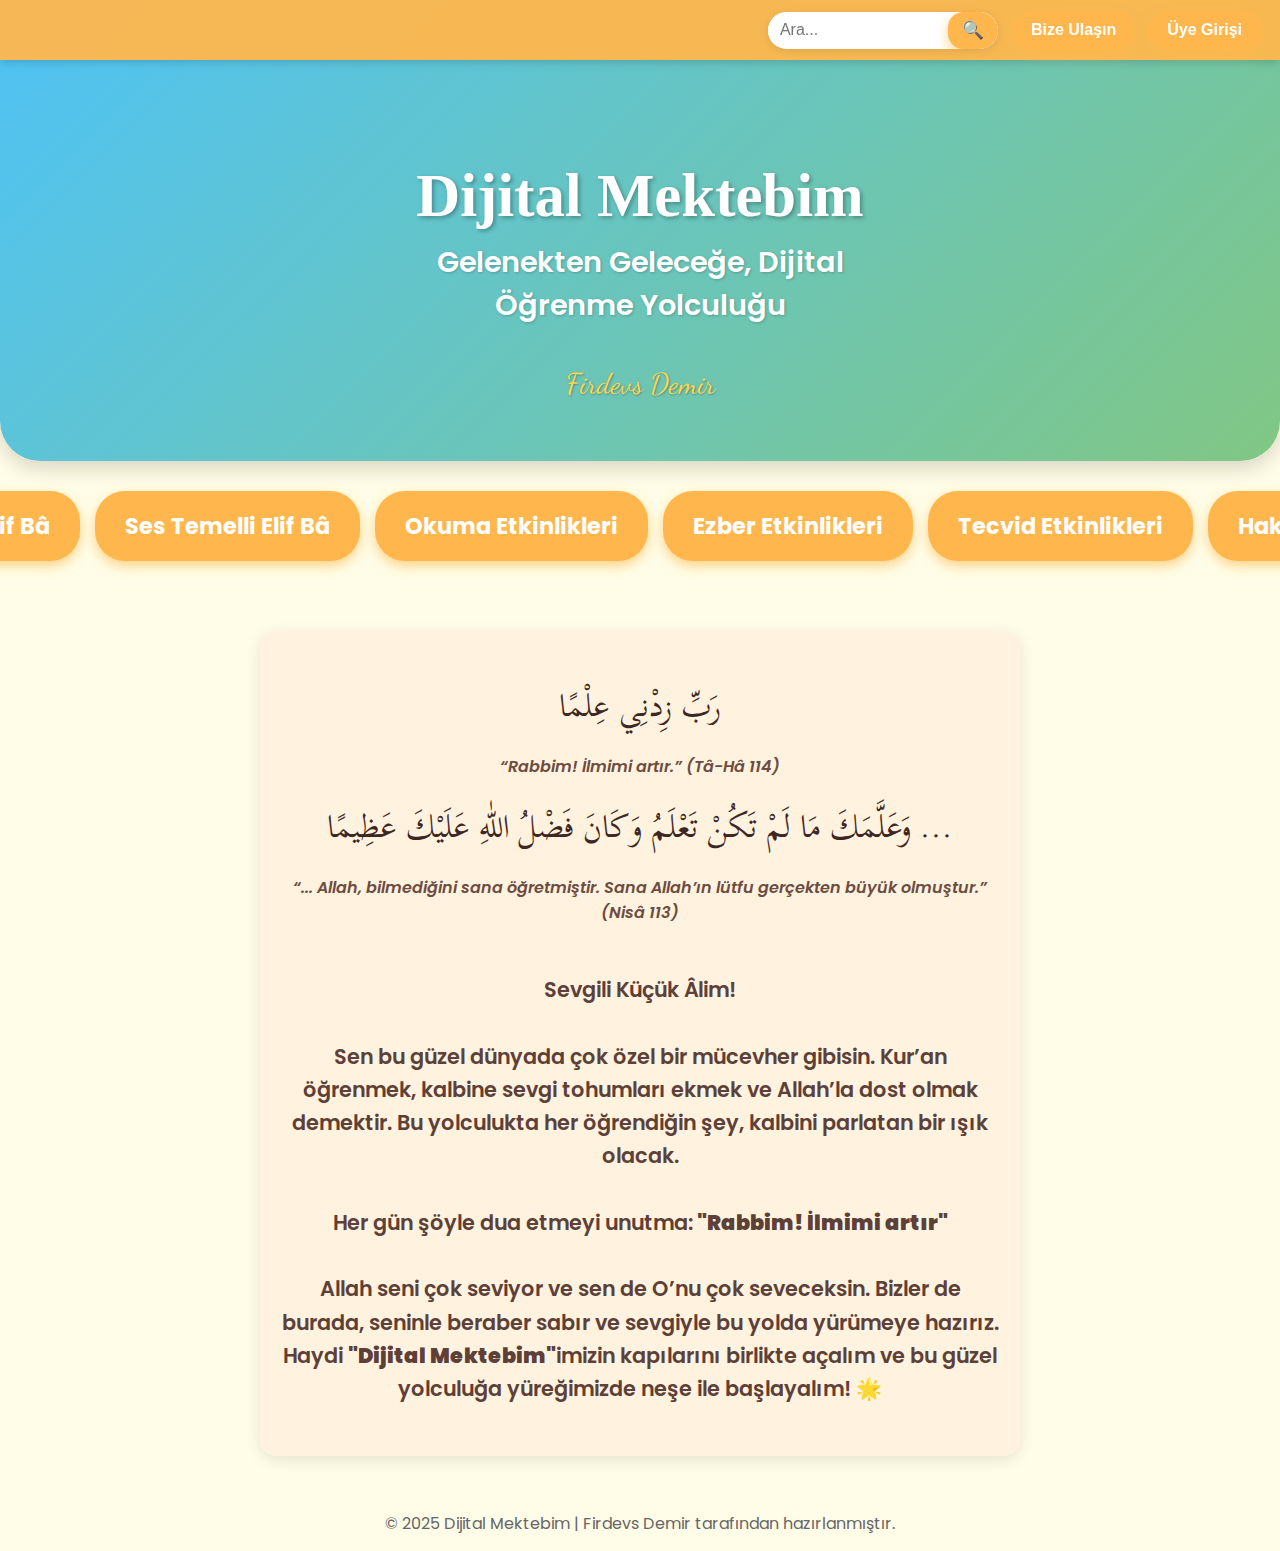
<file: index.html>
<!DOCTYPE html>
<html lang="tr">
<head>
  <meta charset="UTF-8" />
  <title>Dijital Mektebim - Çocuk Versiyonu</title>
  
  <!-- Fontlar -->
  <link href="https://fonts.googleapis.com/css2?family=Amiri&family=Dancing+Script&family=Poppins&family=Scheherazade+New&display=swap" rel="stylesheet" />
  
  <meta name="viewport" content="width=device-width, initial-scale=1, maximum-scale=1" />
  
  <style>
@media (max-width: 600px) {
  nav {
    flex-direction: column !important;
    align-items: center !important;
    gap: 10px !important;
    padding: 20px 0 !important;
    overflow-x: visible !important;
  }
  .menu-link {
    min-width: auto !important;
    width: 100% !important;
    max-width: 320px !important;
    text-align: center !important;
  }
} 
    body {
      margin: 0; padding: 0;
      background: #fffde7;
      font-family: 'Poppins', sans-serif;
      color: #333;
      -webkit-font-smoothing: antialiased;
      -moz-osx-font-smoothing: grayscale;
      position: relative;
      min-height: 100vh;
    }

    /* Üst menü çubuğu */
    .top-bar {
      position: fixed;
      top: 0; right: 0; left: 0;
      height: 60px;
      background: rgba(255, 183, 77, 0.95);
      box-shadow: 0 3px 8px rgba(0,0,0,0.15);
      display: flex;
      justify-content: flex-end;
      align-items: center;
      gap: 15px;
      padding: 0 20px;
      z-index: 9999;
      font-weight: 600;
      user-select: none;
    }

    /* Arama alanı */
    .top-bar form.search-form {
      display: flex;
      align-items: center;
      background: white;
      border-radius: 30px;
      overflow: hidden;
      box-shadow: 0 2px 8px rgba(0,0,0,0.1);
    }
    .top-bar input[type="search"] {
      border: none;
      padding: 8px 12px;
      font-size: 1rem;
      outline: none;
      width: 180px;
    }
    .top-bar button.search-btn {
      background: #ffb74d;
      border: none;
      padding: 8px 14px;
      cursor: pointer;
      color: white;
      font-weight: 700;
      font-size: 1.1rem;
      transition: background-color 0.3s ease;
      border-top-right-radius: 30px;
      border-bottom-right-radius: 30px;
    }
    .top-bar button.search-btn:hover,
    .top-bar button.search-btn:focus {
      background: #ffa726;
      outline: none;
    }

    /* Üye girişi butonu */
    .top-bar button.login-btn,
    .top-bar button.contact-btn {
      background-color: #ffb74d;
      border: none;
      border-radius: 30px;
      padding: 10px 18px;
      font-size: 1rem;
      color: white;
      cursor: pointer;
      box-shadow: 0 5px 12px rgba(255,183,77,0.6);
      transition: background-color 0.3s ease;
      font-weight: 700;
    }
    .top-bar button.login-btn:hover,
    .top-bar button.login-btn:focus,
    .top-bar button.contact-btn:hover,
    .top-bar button.contact-btn:focus {
      background-color: #ffa726;
      outline: none;
      box-shadow: 0 6px 14px rgba(255,167,38,0.8);
    }

    /* Ana kahraman alan */
    .hero {
      text-align: center;
      padding: 120px 20px 60px; /* üst menü için ekstra boşluk */
      background: linear-gradient(135deg, #4fc3f7, #81c784);
      color: white;
      box-shadow: 0 8px 20px rgba(0,0,0,0.15);
      border-bottom-left-radius: 40px;
      border-bottom-right-radius: 40px;
      position: relative;
      z-index: 1;
    }
    
    .hero h1 {
      font-family: 'Fredoka One', cursive;
      font-size: 3.8rem;
      margin-bottom: 10px;
      text-shadow: 2px 2px 4px rgba(0,0,0,0.3);
    }
    
    .hero p.subtitle {
      font-size: 1.8rem;
      margin: 0 auto 40px;
      max-width: 450px;
      font-weight: 600;
      text-shadow: 1px 1px 3px rgba(0,0,0,0.2);
    }
    
    .signature {
      font-family: 'Dancing Script', cursive;
      font-size: 1.8rem;
      color: #ffd54f;
      text-shadow: 1px 1px 2px rgba(0,0,0,0.3);
      margin-top: 0;
      user-select: none;
    }

    /* Menü */
    nav {
      display: flex;
      flex-wrap: nowrap;
      justify-content: center;
      gap: 15px;
      padding: 30px 10px;
      max-width: 100%;
      overflow-x: auto;
      -webkit-overflow-scrolling: touch;
      scrollbar-width: thin;
      scrollbar-color: #ffa726 transparent;
    }
    nav::-webkit-scrollbar {
      height: 8px;
    }
    nav::-webkit-scrollbar-track {
      background: transparent;
    }
    nav::-webkit-scrollbar-thumb {
      background-color: #ffa726;
      border-radius: 4px;
    }
    .menu-link {
      flex: 0 0 auto;
      min-width: 140px;
      background-color: #ffb74d;
      color: #fff;
      font-weight: 700;
      font-size: 1.4rem;
      padding: 18px 30px;
      border-radius: 30px;
      box-shadow: 0 5px 12px rgba(255,183,77,0.6);
      text-decoration: none;
      transition: background-color 0.3s ease, transform 0.2s ease;
      text-align: center;
      user-select: none;
      cursor: pointer;
      white-space: nowrap;
      box-sizing: border-box;
    }
    .menu-link:hover,
    .menu-link:focus {
      background-color: #ffa726;
      box-shadow: 0 6px 14px rgba(255,167,38,0.8);
      transform: translateY(-3px);
      outline: none;
    }

    /* Bölümler ortak */
    section {
      max-width: 720px;
      margin: 40px auto;
      background: #fff3e0;
      border-radius: 16px;
      box-shadow: 0 4px 15px rgba(0,0,0,0.1);
      padding: 30px 20px;
      font-family: 'Poppins', sans-serif;
      color: #4e342e;
    }
    
    section h2 {
      font-family: 'Fredoka One', cursive;
      font-size: 2.4rem;
      margin-bottom: 25px;
      color: #ef6c00;
      text-align: center;
    }
    
    .arabic-text {
      font-family: 'Scheherazade New', serif !important;
      font-size: 2rem;
      direction: rtl;
      margin: 12px 0 6px;
      color: #3e2723;
      text-align: center;
      user-select: text;
    }
    
    .translation {
      font-style: italic;
      margin-bottom: 15px;
      color: #6d4c41;
      font-weight: 600;
      text-align: center;
      user-select: text;
    }
    
    .child-address {
      font-size: 1.3rem;
      line-height: 1.6;
      font-weight: 600;
      margin-top: 10px;
      color: #5d4037;
      text-align: center;
      white-space: pre-line; /* Satır sonlarını korur */
    }

    /* Arama alanı */
    .search-bar {
      display: flex;
      justify-content: center;
      gap: 10px;
      flex-wrap: wrap;
      margin-top: 10px;
    }
    .search-bar input[type="text"] {
      padding: 12px 15px;
      font-size: 1.1rem;
      border-radius: 25px;
      border: 2px solid #ffa726;
      flex: 1 1 250px;
      max-width: 400px;
      outline: none;
      transition: border-color 0.3s ease;
    }
    .search-bar input[type="text"]:focus {
      border-color: #ffb74d;
      box-shadow: 0 0 8px #ffb74d;
    }
    .search-bar button {
      background-color: #ffb74d;
      border: none;
      border-radius: 25px;
      padding: 12px 25px;
      font-size: 1.2rem;
      font-weight: 700;
      color: white;
      cursor: pointer;
      box-shadow: 0 5px 10px rgba(255,183,77,0.6);
      transition: background-color 0.3s ease;
      flex: 0 0 auto;
    }
    .search-bar button:hover,
    .search-bar button:focus {
      background-color: #ffa726;
      outline: none;
      box-shadow: 0 6px 14px rgba(255,167,38,0.8);
    }

    /* Formlar */
    form label {
      font-weight: 600;
      display: block;
      margin-bottom: 6px;
      color: #6d4c41;
    }
    form input[type="text"],
    form input[type="email"],
    form input[type="password"],
    form textarea {
      width: 100%;
      padding: 12px 15px;
      font-size: 1.1rem;
      border-radius: 12px;
      border: 2px solid #ffa726;
      margin-bottom: 18px;
      box-sizing: border-box;
      resize: vertical;
      outline: none;
      transition: border-color 0.3s ease;
      font-family: 'Poppins', sans-serif;
      color: #4e342e;
    }
    form input[type="text"]:focus,
    form input[type="email"]:focus,
    form input[type="password"]:focus,
    form textarea:focus {
      border-color: #ffb74d;
      box-shadow: 0 0 8px #ffb74d;
    }
    form button[type="submit"] {
      background-color: #ffb74d;
      border: none;
      border-radius: 25px;
      padding: 14px 40px;
      font-size: 1.3rem;
      font-weight: 700;
      color: white;
      cursor: pointer;
      box-shadow: 0 5px 12px rgba(255,183,77,0.6);
      transition: background-color 0.3s ease;
      display: block;
      margin: 0 auto;
      user-select: none;
    }
    form button[type="submit"]:hover,
    form button[type="submit"]:focus {
      background-color: #ffa726;
      outline: none;
      box-shadow: 0 6px 14px rgba(255,167,38,0.8);
    }

    /* Footer */
    footer {
      text-align: center;
      padding: 15px;
      font-size: 1rem;
      color: #666;
      background-color: #fffde7;
      margin-top: 40px;
      user-select: none;
    }

    /* Responsive */
    @media (max-width: 600px) {
      .hero h1 {
        font-size: 2.8rem;
      }
      .hero p.subtitle {
        font-size: 1.3rem;
        max-width: 300px;
      }
      .signature {
        font-size: 1.3rem;
      }
      nav {
        padding: 20px 5px;
        gap: 10px;
      }
      .menu-link {
        min-width: 120px;
        font-size: 1.3rem;
        padding: 14px 20px;
      }
      .top-bar form.search-form input[type="search"] {
        width: 120px;
      }
      .top-bar button.login-btn,
      .top-bar button.contact-btn {
        padding: 8px 14px;
        font-size: 0.9rem;
      }
    }

  </style>
</head>
<body>

  <!-- Üst menü -->
  <div class="top-bar" role="banner" aria-label="Üst menü">
    <form class="search-form" onsubmit="event.preventDefault(); performSearch();" role="search" aria-label="Site içi arama">
      <input type="search" id="topSearchInput" placeholder="Ara..." aria-label="Site içinde ara" />
      <button type="submit" class="search-btn" aria-label="Ara"><span>🔍</span></button>
    </form>
    <button class="contact-btn" id="contactBtn" aria-haspopup="dialog" aria-controls="contactModal" aria-expanded="false">Bize Ulaşın</button>
    <button class="login-btn" id="loginBtn" aria-haspopup="dialog" aria-controls="loginModal" aria-expanded="false">Üye Girişi</button>
  </div>

  <div class="hero" role="main">
    <h1>Dijital Mektebim</h1>
    <p class="subtitle">Gelenekten Geleceğe,
     Dijital Öğrenme Yolculuğu</p>
    <div class="signature" aria-label="Site sahibi">Firdevs Demir</div>
  </div>

  <nav role="navigation" aria-label="Ana Menü">
    <a href="dib-elifba.html" class="menu-link" tabindex="1">DİB - Elif Bâ</a>
    <a href="ses-temelli.html" class="menu-link" tabindex="2">Ses Temelli Elif Bâ</a>
    <a href="okuma.html" class="menu-link" tabindex="3">Okuma Etkinlikleri</a>
    <a href="ezber.html" class="menu-link" tabindex="4">Ezber Etkinlikleri</a>
    <a href="tecvid.html" class="menu-link" tabindex="5">Tecvid Etkinlikleri</a>
    <a href="hakkimda.html" class="menu-link" tabindex="6">Hakkımda</a>
  </nav>

  <section aria-label="Kur'an ayetleri ve çocuklara sesleniş metni">
    <blockquote dir="rtl" lang="ar" class="arabic-text" aria-label="Kur'an ayeti Tâ-Hâ 114">
      رَبِّ زِدْنِي عِلْمًا
    </blockquote>
    <p class="translation">“Rabbim! İlmimi artır.” (Tâ-Hâ 114)</p>
    <blockquote dir="rtl" lang="ar" class="arabic-text" aria-label="Kur'an ayeti Nisâ 113">
       ...  وَعَلَّمَكَ مَا لَمْ تَكُنْ تَعْلَمُ وَكَانَ فَضْلُ اللّٰهِ عَلَيْكَ عَظِيمًا
    </blockquote>
    <p class="translation">“... Allah, bilmediğini sana öğretmiştir. Sana Allah’ın lütfu gerçekten büyük olmuştur.” (Nisâ 113)</p>

    <p class="child-address" tabindex="0">
      Sevgili Küçük Âlim!<br>
      Sen bu güzel dünyada çok özel bir mücevher gibisin. Kur’an öğrenmek, kalbine sevgi tohumları ekmek ve Allah’la dost olmak demektir. Bu yolculukta her öğrendiğin şey, kalbini parlatan bir ışık olacak. <br>
      Her gün şöyle dua etmeyi unutma:<strong> "Rabbim! İlmimi artır" </strong> <br>
      Allah seni çok seviyor ve sen de O’nu çok seveceksin. Bizler de burada, seninle beraber sabır ve sevgiyle bu yolda yürümeye hazırız. Haydi <strong>"Dijital Mektebim"</strong>imizin kapılarını birlikte açalım ve bu güzel yolculuğa yüreğimizde neşe ile başlayalım! 🌟
    </p>
  </section>

  <!-- Giriş Modal (Basit) -->
  <div id="loginModal" role="dialog" aria-modal="true" aria-labelledby="loginTitle" 
       style="display:none; position: fixed; top: 0; left:0; right:0; bottom:0; background: rgba(0,0,0,0.6); 
       z-index: 10000; align-items: center; justify-content: center;">
    <div style="background:#fff3e0; border-radius:16px; max-width: 360px; width: 90%; padding: 25px; box-shadow: 0 4px 20px rgba(0,0,0,0.25); position: relative;">
      <h2 id="loginTitle" style="font-family: 'Dancing Script', cursive; color:#ef6c00; margin-top:0; text-align:center;">Üye Girişi</h2>
      <form id="loginFormModal">
        <label for="modalUsername">Kullanıcı Adı:</label>
        <input type="text" id="modalUsername" name="username" required autocomplete="username" />

        <label for="modalPassword">Şifre:</label>
        <input type="password" id="modalPassword" name="password" required autocomplete="current-password" />

        <button type="submit" style="width: 100%;">Giriş Yap</button>
      </form>
      <button id="closeLoginModal" aria-label="Kapat" style="position: absolute; top: 10px; right: 10px; background:none; border:none; font-size:1.5rem; cursor:pointer;">×</button>
    </div>
  </div>

  <!-- Bize Ulaşın Modal -->
  <div id="contactModal" role="dialog" aria-modal="true" aria-labelledby="contactTitle"
       style="display:none; position: fixed; top: 0; left:0; right:0; bottom:0; background: rgba(0,0,0,0.6); 
       z-index: 10000; align-items: center; justify-content: center;">
    <div style="background:#fff3e0; border-radius:16px; max-width: 400px; width: 90%; padding: 25px; box-shadow: 0 4px 20px rgba(0,0,0,0.25); position: relative;">
      <h2 id="contactTitle" style="font-family: 'Dancing Script', cursive; color:#ef6c00; margin-top:0; text-align:center;">Bize Ulaşın</h2>
      <form id="contactFormModal">
        <label for="contactName">Adınız:</label>
        <input type="text" id="contactName" name="name" required />

        <label for="contactEmail">E-posta:</label>
        <input type="email" id="contactEmail" name="email" required />

        <label for="contactMessage">Mesajınız:</label>
        <textarea id="contactMessage" name="message" rows="4" required></textarea>

        <button type="submit" style="width: 100%;">Gönder</button>
      </form>
      <button id="closeContactModal" aria-label="Kapat" style="position: absolute; top: 10px; right: 10px; background:none; border:none; font-size:1.5rem; cursor:pointer;">×</button>
    </div>
  </div>

  <footer>
    &copy; 2025 Dijital Mektebim | Firdevs Demir tarafından hazırlanmıştır.
  </footer>

<script>
  // Arama fonksiyonu
  function performSearch() {
    const input = document.getElementById('topSearchInput');
    const term = input.value.trim().toLowerCase();
    if (!term) {
      alert('Lütfen arama terimi giriniz.');
      input.focus();
      return;
    }
    alert(`Arama yapılıyor: "${term}" (Bu fonksiyon geliştirilecek)`);
  }

  // Modal aç/kapa işlemleri - Üye Girişi
  const loginBtn = document.getElementById('loginBtn');
  const loginModal = document.getElementById('loginModal');
  const closeLoginModalBtn = document.getElementById('closeLoginModal');

  loginBtn.addEventListener('click', () => {
    loginModal.style.display = 'flex';
    loginBtn.setAttribute('aria-expanded', 'true');
    document.getElementById('modalUsername').focus();
  });

  closeLoginModalBtn.addEventListener('click', () => {
    loginModal.style.display = 'none';
    loginBtn.setAttribute('aria-expanded', 'false');
    loginBtn.focus();
  });

  loginModal.addEventListener('click', (e) => {
    if (e.target === loginModal) {
      loginModal.style.display = 'none';
      loginBtn.setAttribute('aria-expanded', 'false');
      loginBtn.focus();
    }
  });

  document.addEventListener('keydown', (e) => {
    if (e.key === 'Escape' && loginModal.style.display === 'flex') {
      loginModal.style.display = 'none';
      loginBtn.setAttribute('aria-expanded', 'false');
      loginBtn.focus();
    }
  });

  document.getElementById('loginFormModal').addEventListener('submit', (e) => {
    e.preventDefault();
    alert('Giriş fonksiyonu aktif değil, yakında eklenecek.');
    loginModal.style.display = 'none';
    loginBtn.setAttribute('aria-expanded', 'false');
    loginBtn.focus();
  });

  // Modal aç/kapa işlemleri - Bize Ulaşın
  const contactBtn = document.getElementById('contactBtn');
  const contactModal = document.getElementById('contactModal');
  const closeContactModalBtn = document.getElementById('closeContactModal');

  contactBtn.addEventListener('click', () => {
    contactModal.style.display = 'flex';
    contactBtn.setAttribute('aria-expanded', 'true');
    document.getElementById('contactName').focus();
  });

  closeContactModalBtn.addEventListener('click', () => {
    contactModal.style.display = 'none';
    contactBtn.setAttribute('aria-expanded', 'false');
    contactBtn.focus();
  });

  contactModal.addEventListener('click', (e) => {
    if (e.target === contactModal) {
      contactModal.style.display = 'none';
      contactBtn.setAttribute('aria-expanded', 'false');
      contactBtn.focus();
    }
  });

  document.addEventListener('keydown', (e) => {
    if (e.key === 'Escape' && contactModal.style.display === 'flex') {
      contactModal.style.display = 'none';
      contactBtn.setAttribute('aria-expanded', 'false');
      contactBtn.focus();
    }
  });

  document.getElementById('contactFormModal').addEventListener('submit', (e) => {
    e.preventDefault();
    alert('Mesajınız alındı, teşekkür ederiz! (Bu fonksiyon geliştirilecek)');
    contactModal.style.display = 'none';
    contactBtn.setAttribute('aria-expanded', 'false');
    contactBtn.focus();
    document.getElementById('contactFormModal').reset();
  });
</script>

</body>
</html>
</file>
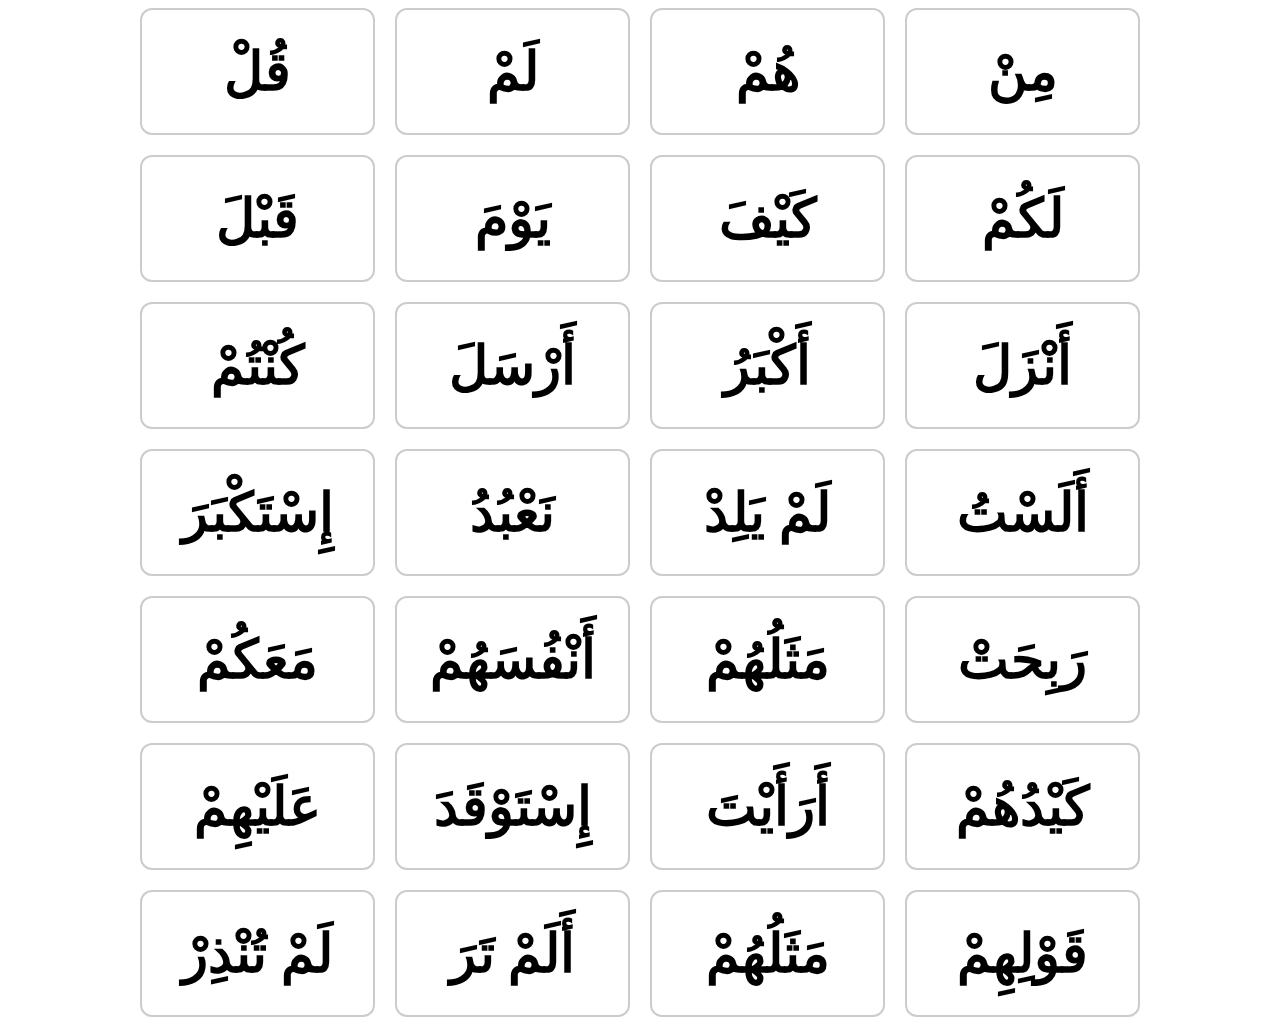
<file: cezm-uygulama.html>
<!DOCTYPE html>
<html lang="ar">
<head>
  <meta charset="UTF-8">
  <title>Arapça Kelimeler</title>
  <link rel="stylesheet" href="cezm-uygulama-style.css">
</head>
<body>
  <div class="container" id="kelime-container">
    <!-- JavaScript burada kutuları oluşturacak -->
  </div>

  <audio id="audio" controls style="display: none;"></audio>

  <script src="cezm-uygulama-script.js"></script>
</body>
</html>
</file>
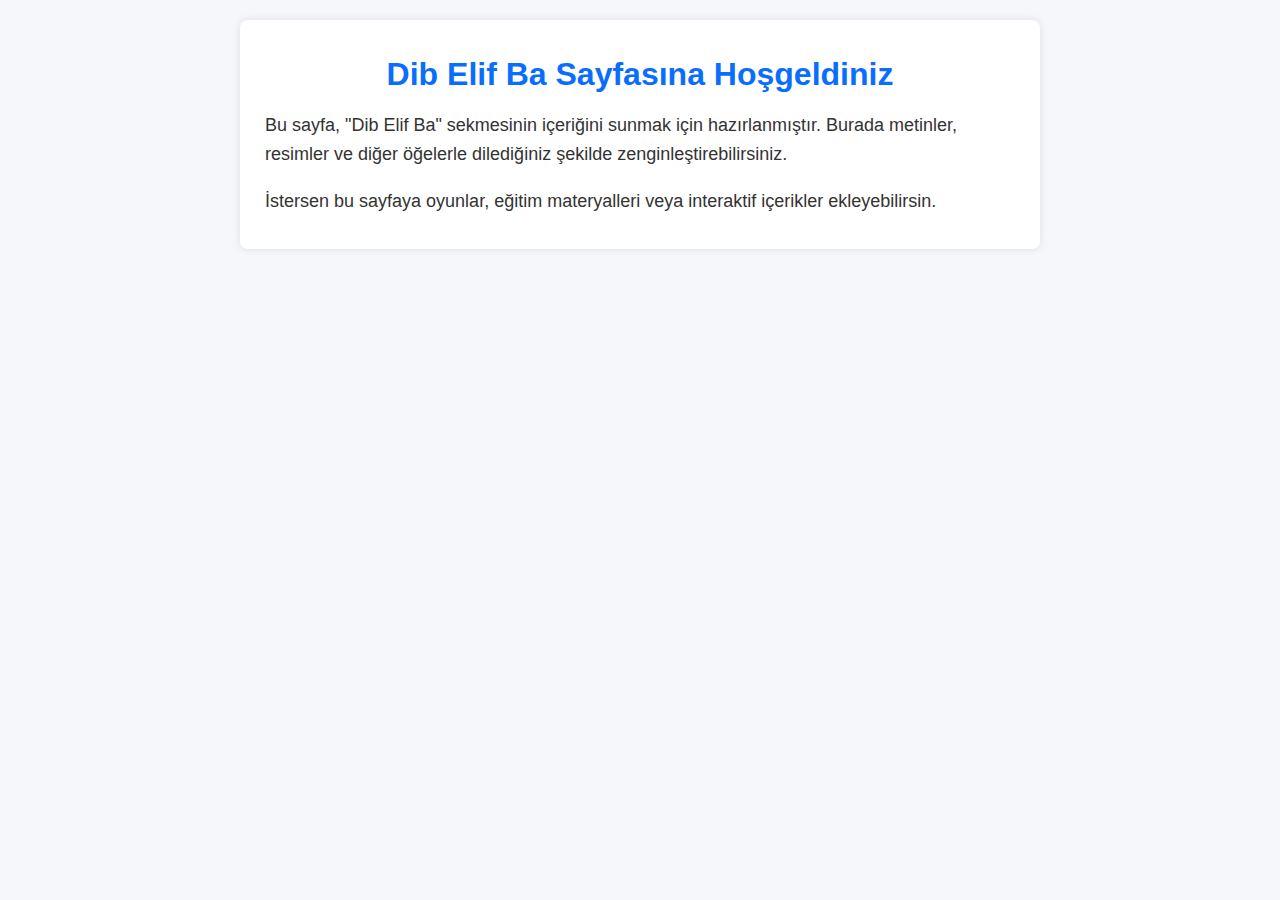
<file: dib-elifba.html>
<!DOCTYPE html>
<html lang="tr">
<head>
  <meta charset="UTF-8" />
  <meta name="viewport" content="width=device-width, initial-scale=1" />
  <title>Dib Elif Ba - Dijital Mektebim</title>
  <style>
    body {
      font-family: "Segoe UI", Tahoma, Geneva, Verdana, sans-serif;
      background-color: #f5f7fa;
      color: #333;
      padding: 20px;
      max-width: 800px;
      margin: auto;
    }
    h1 {
      color: #0a6efd;
      text-align: center;
      margin-bottom: 10px;
    }
    p {
      font-size: 18px;
      line-height: 1.6;
    }
    .content {
      background: white;
      padding: 15px 25px;
      border-radius: 8px;
      box-shadow: 0 0 8px rgba(0,0,0,0.1);
    }
  </style>
</head>
<body>
  <div class="content">
    <h1>Dib Elif Ba Sayfasına Hoşgeldiniz</h1>
    <p>
      Bu sayfa, "Dib Elif Ba" sekmesinin içeriğini sunmak için hazırlanmıştır.
      Burada metinler, resimler ve diğer öğelerle dilediğiniz şekilde zenginleştirebilirsiniz.
    </p>
    <p>
      İstersen bu sayfaya oyunlar, eğitim materyalleri veya interaktif içerikler ekleyebilirsin.
    </p>
  </div>
</body>
</html>
</file>
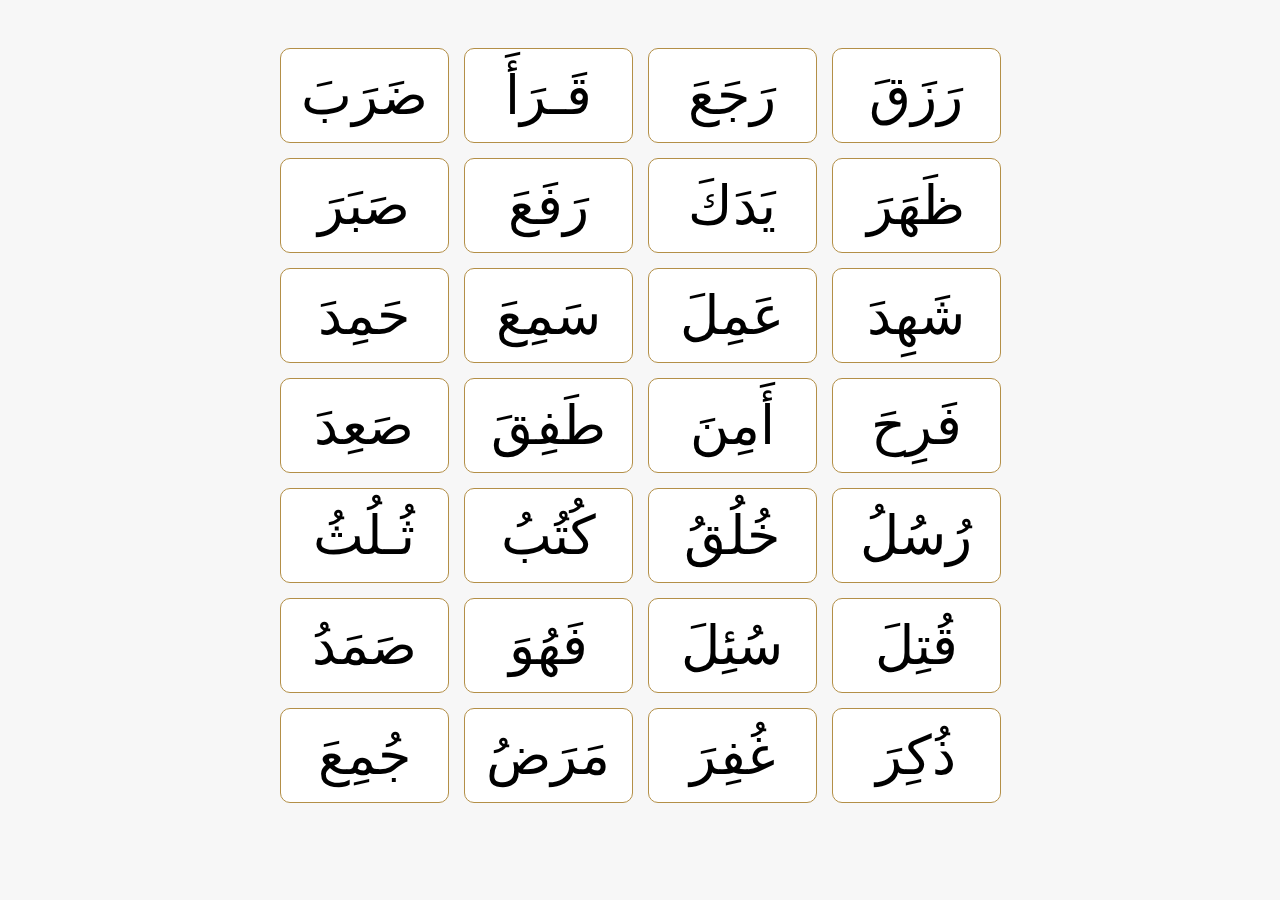
<file: fetha-uygulama.html>
<!DOCTYPE html>
<html lang="ar" dir="rtl">
<head>
  <meta charset="UTF-8">
  <title>Kelime Kutuları</title>
  <link rel="stylesheet" href="fetha-uygulama-style.css">
</head>
<link href="https://fonts.googleapis.com/css2?family=Amiri&display=swap" rel="stylesheet">
<body>

  <div class="container">
    <!-- Her bir kelime kutusu -->
    <button class="word-box" data-audio="رَزَقَ">رَزَقَ</button>
    <button class="word-box" data-audio="رَجَعَ">رَجَعَ</button>
    <button class="word-box" data-audio="قَـرَأَ">قَـرَأَ</button>
    <button class="word-box" data-audio="ضَرَبَ">ضَرَبَ</button>
    <button class="word-box" data-audio="ظَهَرَ">ظَهَرَ</button>
    <button class="word-box" data-audio="يَدَكَ">يَدَكَ</button>
    <button class="word-box" data-audio="رَفَعَ">رَفَعَ</button>
    <button class="word-box" data-audio="صَبَرَ">صَبَرَ</button>
    <button class="word-box" data-audio="شَهِدَ">شَهِدَ</button>
    <button class="word-box" data-audio="عَمِلَ">عَمِلَ</button>
    <button class="word-box" data-audio="سَمِعَ">سَمِعَ</button>
    <button class="word-box" data-audio="حَمِدَ">حَمِدَ</button>
    <button class="word-box" data-audio="فَرِحَ">فَرِحَ</button>
    <button class="word-box" data-audio="أَمِنَ">أَمِنَ</button>
    <button class="word-box" data-audio="طَفِقَ">طَفِقَ</button>
    <button class="word-box" data-audio="صَعِدَ">صَعِدَ</button>
    <button class="word-box" data-audio="رُسُلُ">رُسُلُ</button>
    <button class="word-box" data-audio="خُلُقُ">خُلُقُ</button>
    <button class="word-box" data-audio="كُتُبُ">كُتُبُ</button>
    <button class="word-box" data-audio="ثُـلُثُ">ثُـلُثُ</button>
    <button class="word-box" data-audio="قُتِلَ">قُتِلَ</button>
    <button class="word-box" data-audio="سُئِلَ">سُئِلَ</button>
    <button class="word-box" data-audio="فَھُوَ">فَھُوَ</button>
    <button class="word-box" data-audio="صَمَدُ">صَمَدُ</button>
    <button class="word-box" data-audio="ذُکِرَ">ذُکِرَ</button>
    <button class="word-box" data-audio="غُفِرَ">غُفِرَ</button>
    <button class="word-box" data-audio="مَرَضُ">مَرَضُ</button>
    <button class="word-box" data-audio="جُمِعَ">جُمِعَ</button>
  </div>

  <script src="fetha-uygulama-script.js"></script>
</body>
</html>
</file>
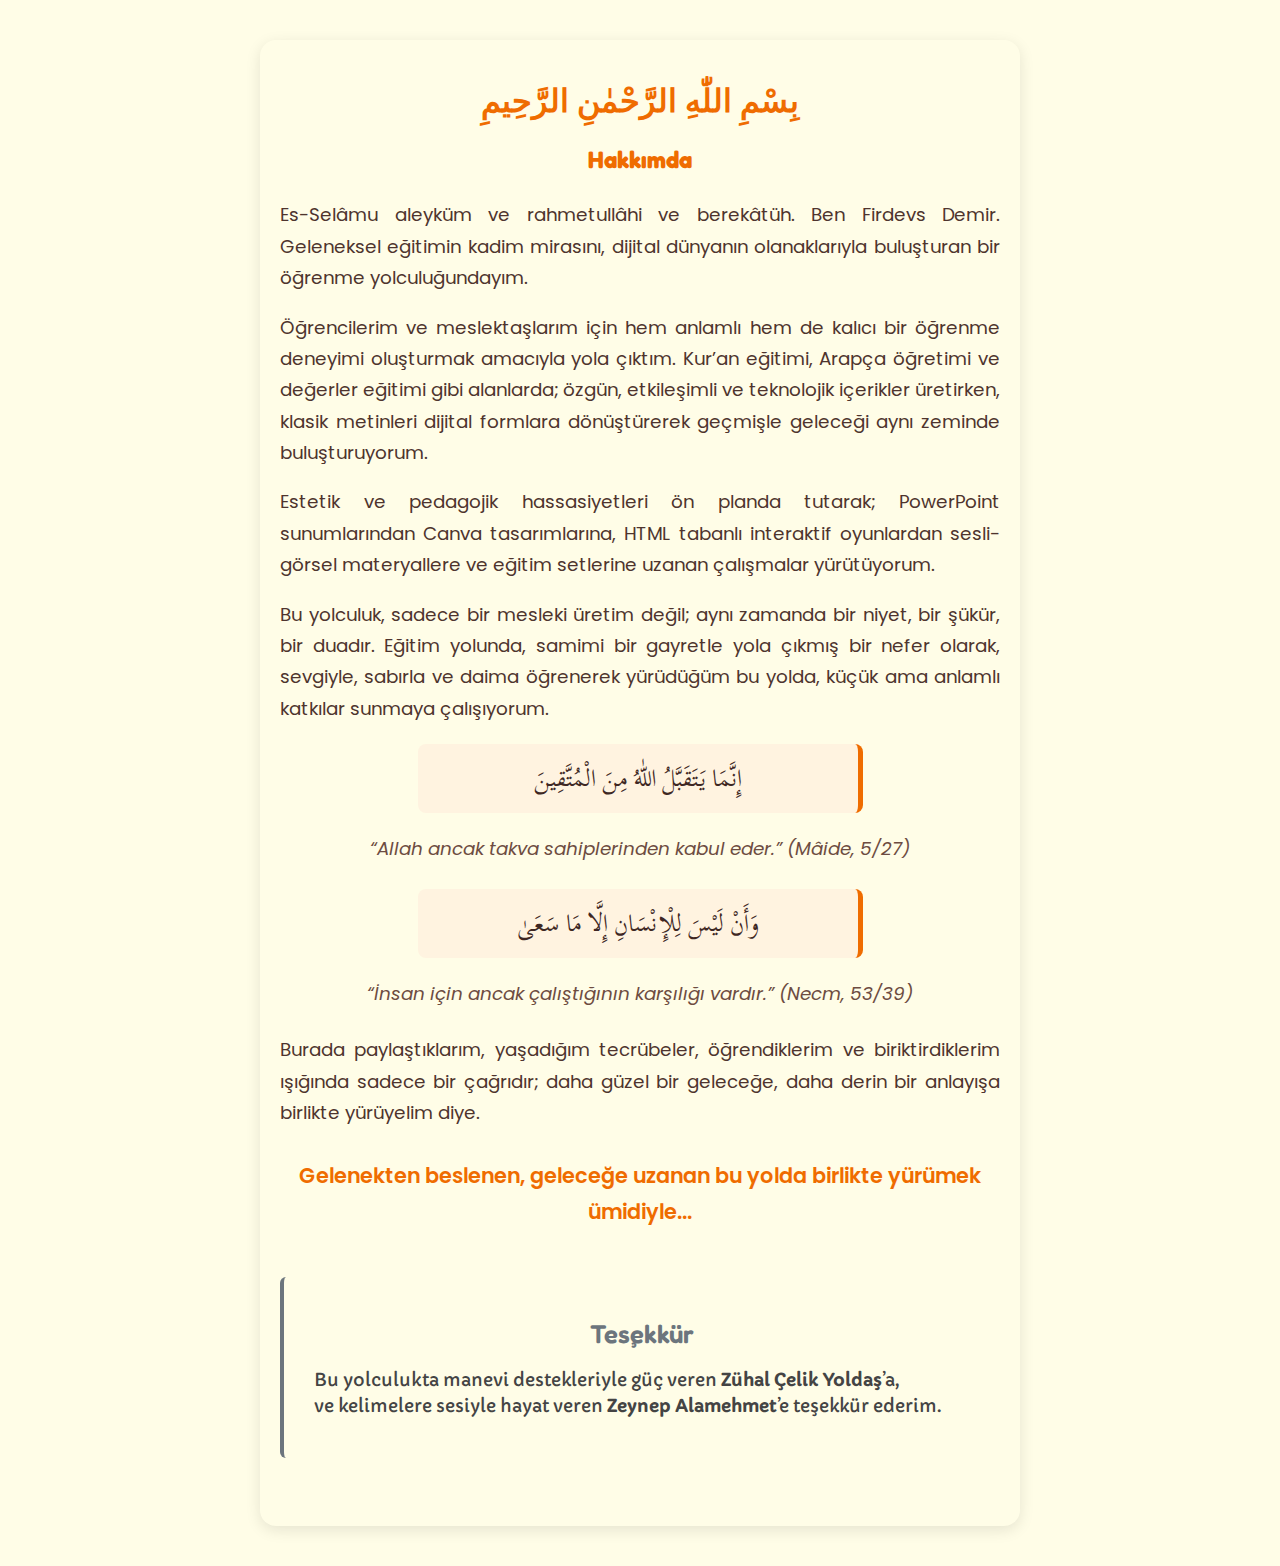
<file: hakkimda.html>
<!DOCTYPE html>
<html lang="tr">
<head>
  <meta charset="UTF-8" />
  <title>Hakkımda - Dijital Mektebim</title>
  
  <!-- Google Fonts: Poppins, Fredoka One, Scheherazade New, Capriola -->
  <link href="https://fonts.googleapis.com/css2?family=Capriola&family=Poppins&family=Fredoka+One&family=Scheherazade+New&display=swap" rel="stylesheet" />
  
  <style>
    body {
      background: #fffde7;
      font-family: 'Poppins', sans-serif;
      color: #4e342e;
      max-width: 720px;
      margin: 40px auto;
      padding: 20px;
      border-radius: 16px;
      box-shadow: 0 4px 15px rgba(0,0,0,0.1);
    }
    h1, h2 {
      font-family: 'Fredoka One', cursive;
      color: #ef6c00;
      text-align: center;
      margin-bottom: 25px;
    }
    p {
      font-size: 1.15rem;
      line-height: 1.7;
      margin-bottom: 18px;
      text-align: justify;
    }
    blockquote {
      font-family: 'Scheherazade New', serif;
      font-size: 1.5rem;
      color: #3e2723;
      margin: 20px auto;
      padding: 10px 20px;
      border-right: 5px solid #ef6c00;
      direction: rtl;
      max-width: 400px;
      text-align: center;
      border-radius: 8px;
      background-color: #fff3e0;
    }
    .hadith {
      font-style: italic;
      text-align: center;
      color: #6d4c41;
      margin-bottom: 25px;
    }

    /* Teşekkür bölümü */
    #tesekkur {
      font-family: 'Capriola', sans-serif;
      text-align: right;
      max-width: 800px;
      margin: 3rem auto;
      padding: 20px 30px;
      border-left: 4px solid #6c757d;
      border-radius: 6px;
      color: #444;
    }

    #tesekkur h2 {
      color: #6c757d;
      font-weight: 600;
      margin-bottom: 1rem;
      font-size: 1.6rem;
    }

    #tesekkur p {
      font-size: 1.1rem;
      line-height: 1.5;
    }

    /* Mobil için duyarlılık */
    @media (max-width: 600px) {
      #tesekkur {
        text-align: left;
        padding: 15px 20px;
        margin: 2rem 1rem;
        border-left: none;
        border-top: 4px solid #6c757d;
        border-radius: 6px 6px 0 0;
      }

      #tesekkur h2 {
        font-size: 1.4rem;
      }

      #tesekkur p {
        font-size: 1rem;
      }
    }
  </style>
</head>
<body>
  <h1>بِسْمِ اللّٰهِ الرَّحْمٰنِ الرَّحِيمِ</h1>
  <h2>Hakkımda</h2>

  <p>
    Es-Selâmu aleyküm ve rahmetullâhi ve berekâtüh.  
    Ben Firdevs Demir.  
    Geleneksel eğitimin kadim mirasını, dijital dünyanın olanaklarıyla buluşturan bir öğrenme yolculuğundayım.  
  </p>

  <p>
    Öğrencilerim ve meslektaşlarım için hem anlamlı hem de kalıcı bir öğrenme deneyimi oluşturmak amacıyla yola çıktım.  
    Kur’an eğitimi, Arapça öğretimi ve değerler eğitimi gibi alanlarda; özgün, etkileşimli ve teknolojik içerikler üretirken, klasik metinleri dijital formlara dönüştürerek geçmişle geleceği aynı zeminde buluşturuyorum.  
  </p>

  <p>
    Estetik ve pedagojik hassasiyetleri ön planda tutarak; PowerPoint sunumlarından Canva tasarımlarına, HTML tabanlı interaktif oyunlardan sesli-görsel materyallere ve eğitim setlerine uzanan çalışmalar yürütüyorum.  
  </p>

  <p>
    Bu yolculuk, sadece bir mesleki üretim değil; aynı zamanda bir niyet, bir şükür, bir duadır.  
    Eğitim yolunda, samimi bir gayretle yola çıkmış bir nefer olarak, sevgiyle, sabırla ve daima öğrenerek yürüdüğüm bu yolda, küçük ama anlamlı katkılar sunmaya çalışıyorum.  
  </p>

  <blockquote lang="ar" dir="rtl" aria-label="Kur'an ayeti Mâide 27">
    إِنَّمَا يَتَقَبَّلُ اللّٰهُ مِنَ الْمُتَّقِينَ
  </blockquote>
  <p class="hadith">
    “Allah ancak takva sahiplerinden kabul eder.” (Mâide, 5/27)
  </p>

  <blockquote lang="ar" dir="rtl" aria-label="Kur'an ayeti Necm 39">
    وَأَنْ لَيْسَ لِلْإِنْسَانِ إِلَّا مَا سَعَىٰ
  </blockquote>
  <p class="hadith">
    “İnsan için ancak çalıştığının karşılığı vardır.” (Necm, 53/39)
  </p>

  <p>
    Burada paylaştıklarım, yaşadığım tecrübeler, öğrendiklerim ve biriktirdiklerim ışığında sadece bir çağrıdır; daha güzel bir geleceğe, daha derin bir anlayışa birlikte yürüyelim diye.  
  </p>

  <p style="text-align:center; font-weight: 600; margin-top: 30px; color:#ef6c00; font-size: 1.3rem;">
    Gelenekten beslenen, geleceğe uzanan bu yolda birlikte yürümek ümidiyle...
  </p>

  <!-- Teşekkür Bölümü -->
  <section id="tesekkur">
    <h2>Teşekkür</h2>
    <p>
      Bu yolculukta manevi destekleriyle güç veren <strong>Zühal Çelik Yoldaş</strong>’a,<br>
      ve kelimelere sesiyle hayat veren <strong>Zeynep Alamehmet</strong>’e teşekkür ederim.
    </p>
  </section>
</body>
</html>
</file>
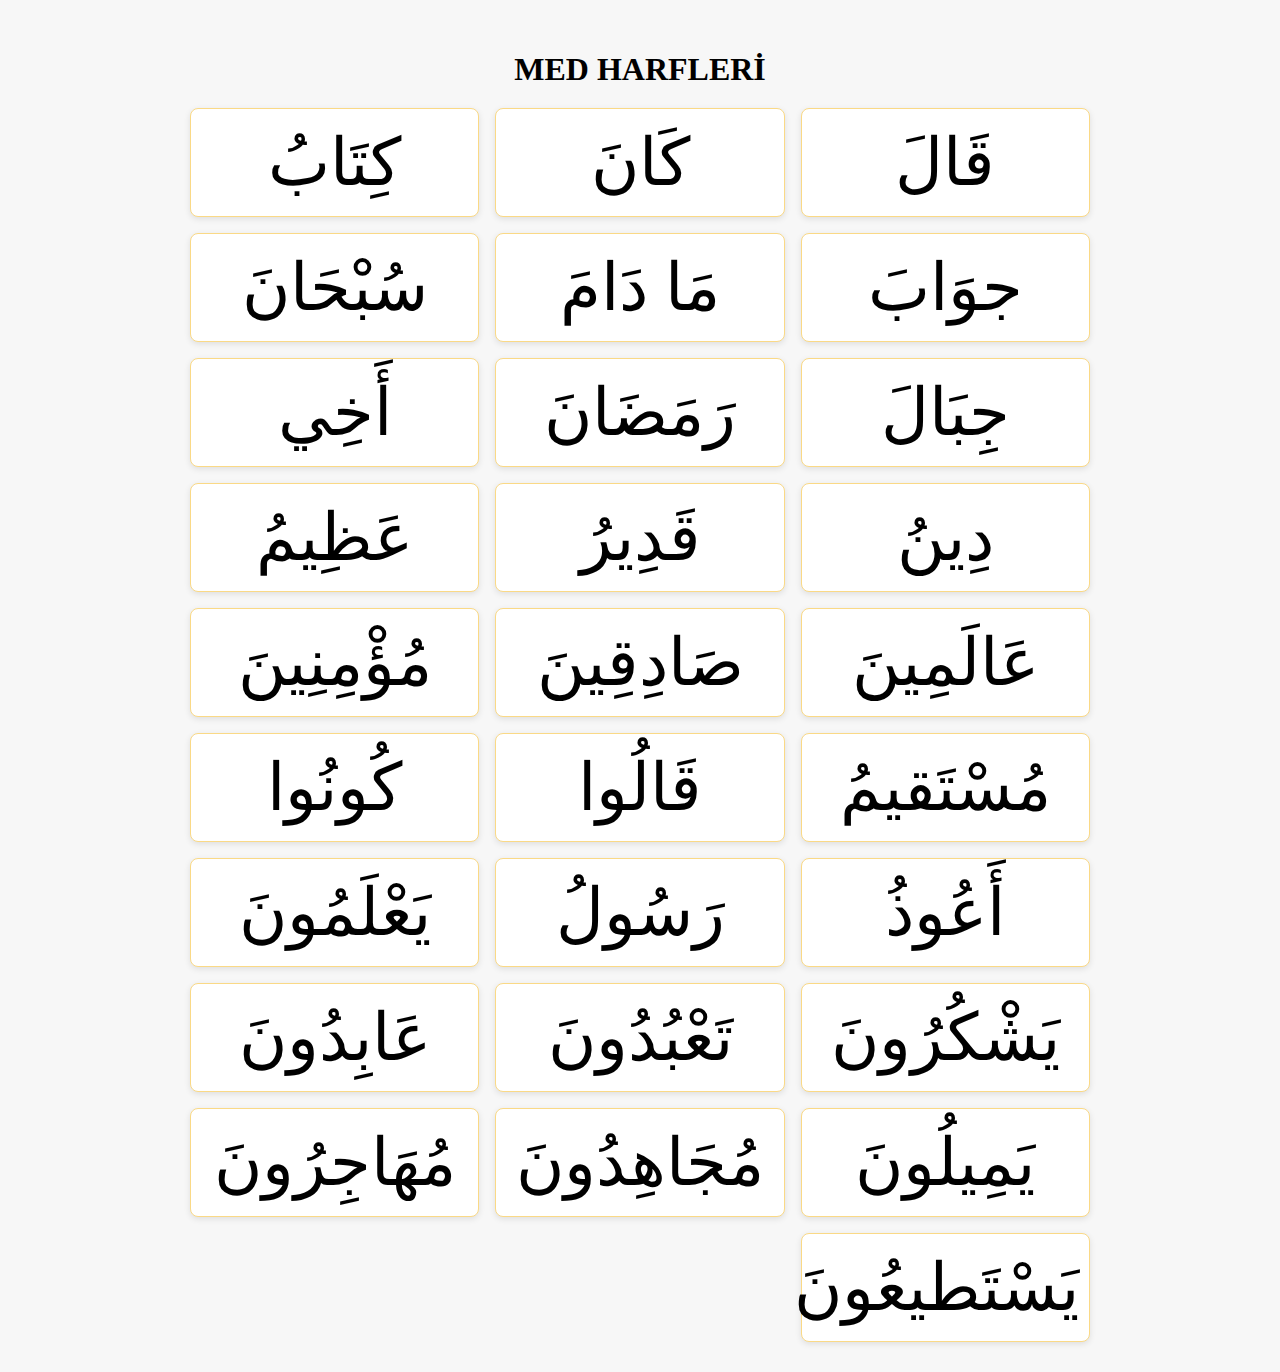
<file: med-harfleri-uygulama.html>
<!DOCTYPE html>
<html lang="ar" dir="rtl">
<head>
  <meta charset="UTF-8" />
  <meta name="viewport" content="width=device-width, initial-scale=1" />
  <title>Medler Konu Başlıkları</title>
  <link rel="stylesheet" href="med-harfleri-uygulama-style.css" />
</head>
<body>
  <h1>MED HARFLERİ</h1>
  <div class="container" id="container"></div>
  <script src="med-harfleri-uygulama-script.js"></script>
</body>
</html>
</file>
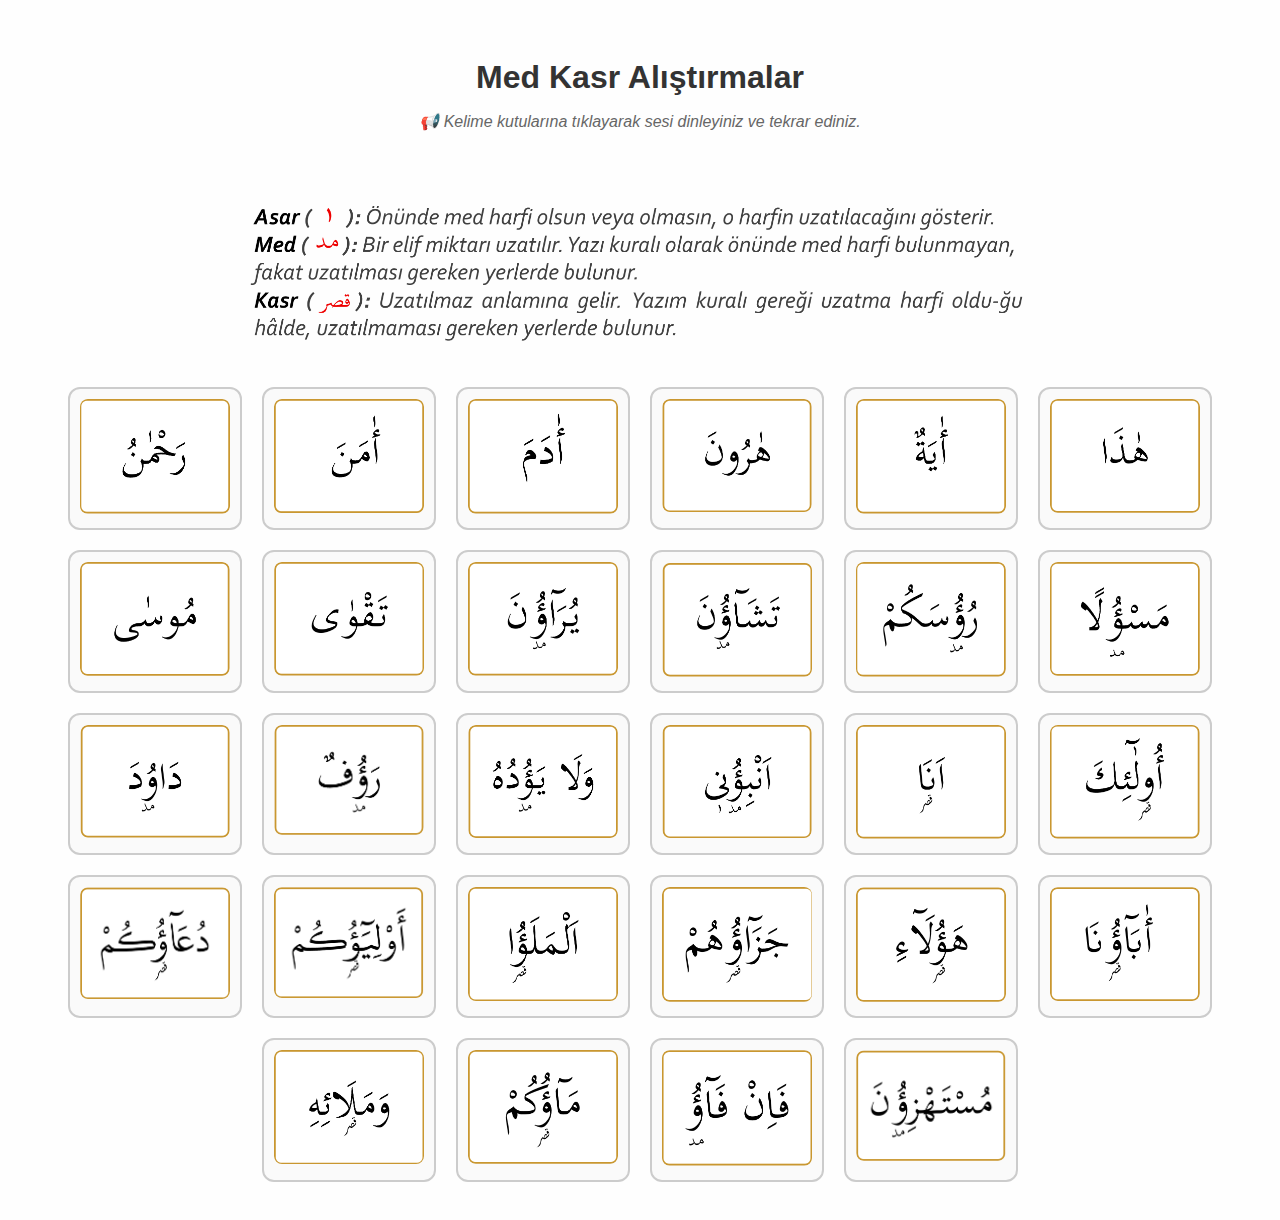
<file: med-kasr-uygulama.html>
<!DOCTYPE html>
<html lang="tr">
<head>
  <meta charset="UTF-8">
  <title>Med Kasr Alıştırmalar</title>
  <link rel="stylesheet" href="med-kasr-uygulama-style.css">
</head>
<body>
  <h1>Med Kasr Alıştırmalar</h1>
  <p class="not">📢 Kelime kutularına tıklayarak sesi dinleyiniz ve tekrar ediniz.</p>
  <img src="medkasr_bilgi kutusu.png" alt="Med Kasr Bilgilendirme" style="width:100%; max-width:800px; display:block; margin: 1em auto 2em auto; box-shadow:none; border:none;" />

  <div class="container" id="cards-container">
    <!-- Kartlar JS ile eklenecek -->
  </div>

  <script src="med-kasr-uygulama-script.js"></script>
</body>
</html>
</file>
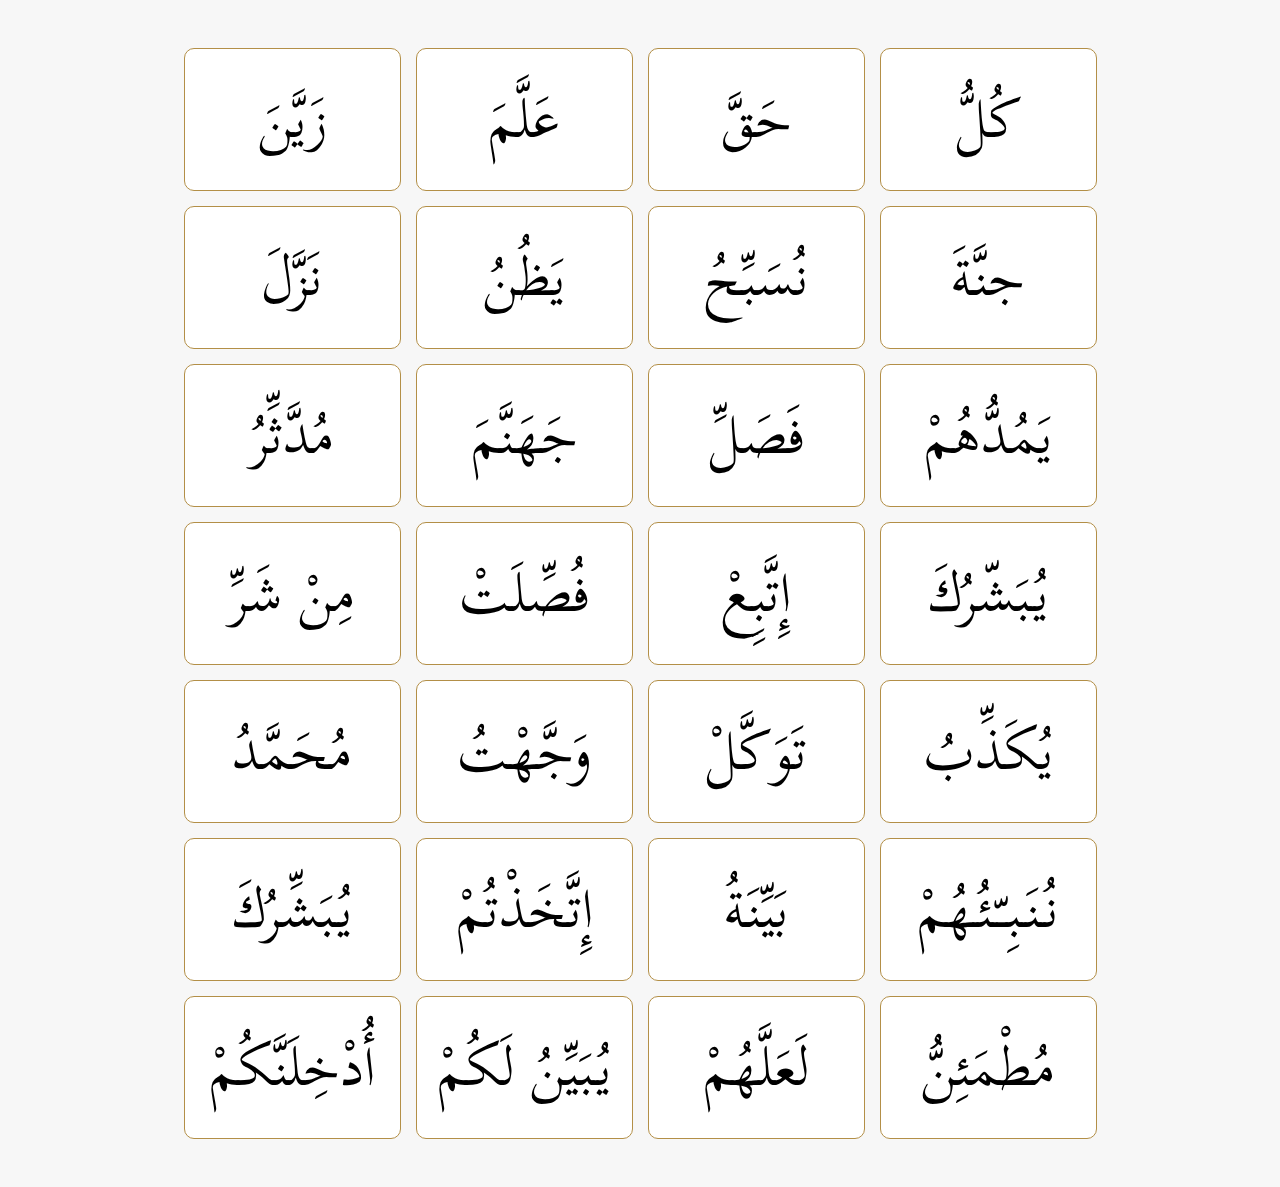
<file: sedde-uygulama.html>
<!DOCTYPE html>
<html lang="ar" dir="rtl">
<head>
  <meta charset="UTF-8">
  <h1 class="page-title"></h1>
  <link rel="stylesheet" href="sedde-uygulama-style.css">
</head>
<link href="https://fonts.googleapis.com/css2?family=Scheherazade+New&display=swap" rel="stylesheet">
<body>

  <div class="container">
    <!-- Her bir kelime kutusu -->
    <button class="word-box" data-audio="كُلُّ">كُلُّ</button>
    <button class="word-box" data-audio="حَقَّ">حَقَّ</button>
    <button class="word-box" data-audio="عَلَّمَ">عَلَّمَ</button>
    <button class="word-box" data-audio="زَيَّنَ">زَيَّنَ</button>
    <button class="word-box" data-audio="جنَّةَ">جنَّةَ</button>
    <button class="word-box" data-audio="نُسَبِّحُ">نُسَبِّحُ</button>
    <button class="word-box" data-audio="يَظُنُ">يَظُنُ</button>
    <button class="word-box" data-audio="نَزَّلَ">نَزَّلَ</button>
    <button class="word-box" data-audio="يَمُدُّهُمْ">يَمُدُّهُمْ</button>
    <button class="word-box" data-audio="فَصَلِّ">فَصَلِّ</button>
    <button class="word-box" data-audio="جَهَنَّمَ">جَهَنَّمَ</button>
    <button class="word-box" data-audio="مُدَّثِّرُ">مُدَّثِّرُ</button>
    <button class="word-box" data-audio="يُبَشّرُ">يُبَشّرُكَ</button>
    <button class="word-box" data-audio="إِتَّبِِعْ">إِتَّبِِعْ</button>
    <button class="word-box" data-audio="فُصِّلَتْ">فُصِّلَتْ</button>
    <button class="word-box" data-audio="مِنْ شَرِّ">مِنْ شَرِّ</button>
    <button class="word-box" data-audio="يُكَذِّبُ">يُكَذِّبُ</button>
    <button class="word-box" data-audio="تَوَكَّلْ">تَوَكَّلْ</button>
    <button class="word-box" data-audio="وَجَّهْتُ">وَجَّهْتُ</button>
    <button class="word-box" data-audio="مُحَمَّدُ">مُحَمَّدُ</button>
    <button class="word-box" data-audio="نُـنَـبِـّـئُـهُمْ">نُـنَـبِـّـئُـهُمْ</button>
    <button class="word-box" data-audio="بَيِّنَةُ">بَيِّنَةُ</button>
    <button class="word-box" data-audio="إِتَّخَذْتُمْ">إِتَّخَذْتُمْ</button>
    <button class="word-box" data-audio="يُبَشِّرُكَ">يُبَشِّرُكَ</button>
    <button class="word-box" data-audio="مُطْمَئِنُّ">مُطْمَئِنُّ</button>
    <button class="word-box" data-audio="لَعَلَّهُمْ">لَعَلَّهُمْ</button>
    <button class="word-box" data-audio="يُبَيِّنُ لَكُمْ">يُبَيِّنُ لَكُمْ</button>
    <button class="word-box" data-audio="أُدْخِلَنَّكُمْ">أُدْخِلَنَّكُمْ</button>
  </div>

  <script src="sedde-uygulama-script.js"></script>
</body>
</html>
</file>
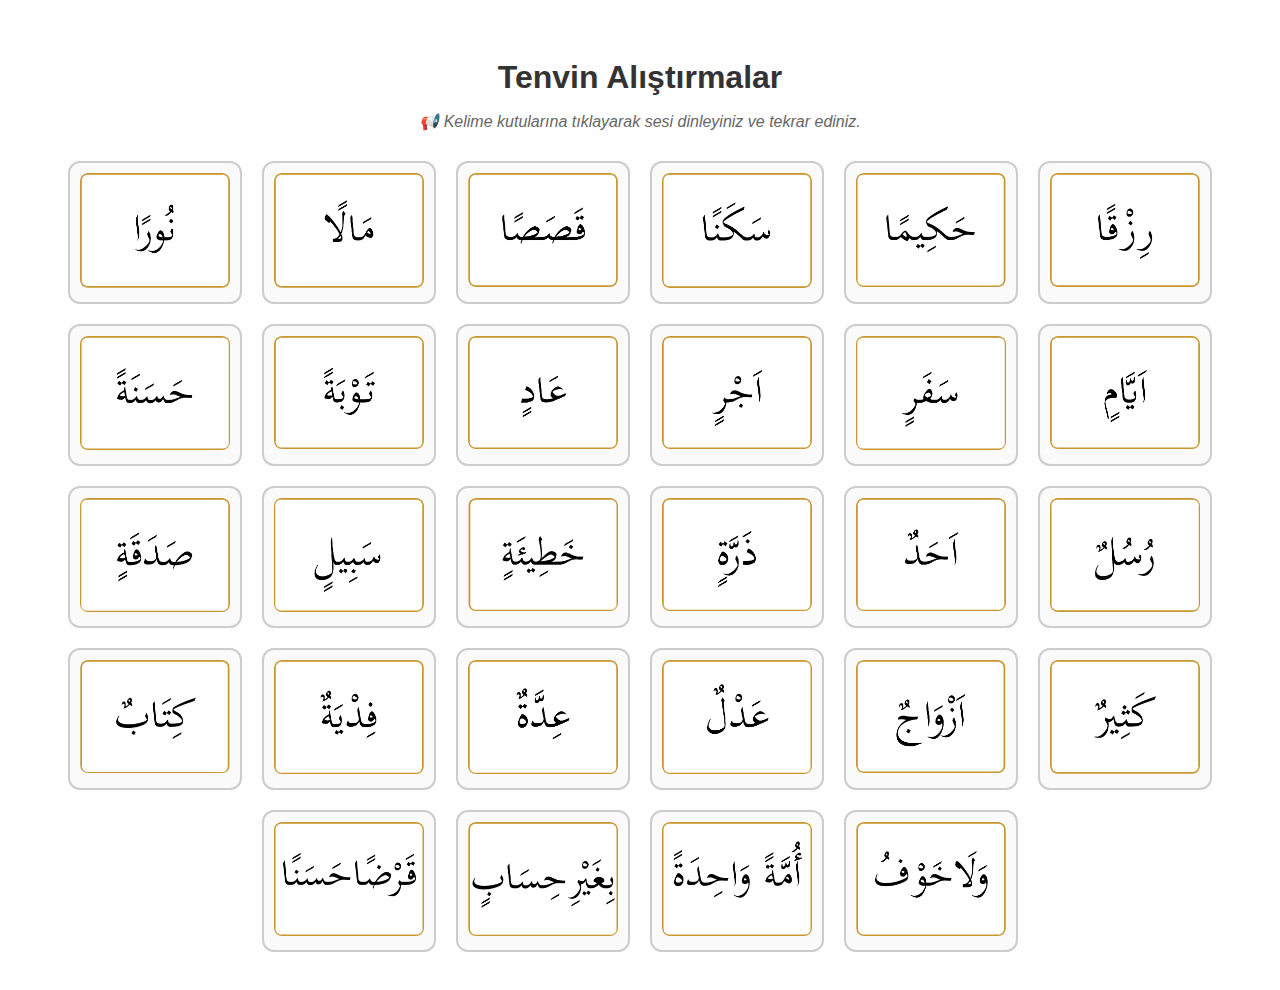
<file: tenvin-uygulama.html>
<!DOCTYPE html>
<html lang="tr">
<head>
  <meta charset="UTF-8" />
  <title>Tenvin Alıştırmalar</title>
  <style>
    body {
      font-family: Arial, sans-serif;
      background-color: #fefefe;
      text-align: center;
      padding: 30px;
    }
    h1 {
      color: #333;
      margin-bottom: 10px;
    }
    .not {
      color: #666;
      font-size: 16px;
      margin-bottom: 30px;
      font-style: italic;
    }
    .container {
      display: flex;
      justify-content: center;
      gap: 20px;
      flex-wrap: wrap;
    }
    .card {
      border: 2px solid #ccc;
      border-radius: 12px;
      padding: 10px;
      background-color: #fafafa;
      cursor: pointer;
      transition: transform 0.2s, box-shadow 0.3s, border-color 0.3s;
      max-width: 150px;
    }
    .card:hover {
      transform: scale(1.05);
      box-shadow: 0 0 10px #bbb;
    }
    .card img {
      width: 100%;
      height: auto;
      border-radius: 8px;
    }
    .card.active {
      border-color: #28a745;
      box-shadow: 0 0 15px #28a745aa;
      transform: scale(1.1);
    }
  </style>
</head>
<body>
  <h1>Tenvin Alıştırmalar</h1>
  <p class="not">📢 Kelime kutularına tıklayarak sesi dinleyiniz ve tekrar ediniz.</p>

  <div class="container">

    <div class="card" id="tenvin1" onclick="playSound('tenvin1')">
      <img src="tenvin1.png" alt="Tenvin 1" />
    </div>

    <div class="card" id="tenvin2" onclick="playSound('tenvin2')">
      <img src="tenvin2.png" alt="Tenvin 2" />
    </div>

    <div class="card" id="tenvin3" onclick="playSound('tenvin3')">
      <img src="tenvin3.png" alt="Tenvin 3" />
    </div>

    <div class="card" id="tenvin4" onclick="playSound('tenvin4')">
      <img src="tenvin4.png" alt="Tenvin 4" />
    </div>

    <div class="card" id="tenvin5" onclick="playSound('tenvin5')">
      <img src="tenvin5.png" alt="Tenvin 5" />
    </div>

    <div class="card" id="tenvin6" onclick="playSound('tenvin6')">
      <img src="tenvin6.png" alt="Tenvin 6" />
    </div>

    <div class="card" id="tenvin7" onclick="playSound('tenvin7')">
      <img src="tenvin7.png" alt="Tenvin 7" />
    </div>

    <div class="card" id="tenvin8" onclick="playSound('tenvin8')">
      <img src="tenvin8.png" alt="Tenvin 8" />
    </div>

    <div class="card" id="tenvin9" onclick="playSound('tenvin9')">
      <img src="tenvin9.png" alt="Tenvin 9" />
    </div>

    <div class="card" id="tenvin10" onclick="playSound('tenvin10')">
      <img src="tenvin10.png" alt="Tenvin 10" />
    </div>

    <div class="card" id="tenvin11" onclick="playSound('tenvin11')">
      <img src="tenvin11.png" alt="Tenvin 11" />
    </div>

    <div class="card" id="tenvin12" onclick="playSound('tenvin12')">
      <img src="tenvin12.png" alt="Tenvin 12" />
    </div>

    <div class="card" id="tenvin13" onclick="playSound('tenvin13')">
      <img src="tenvin13.png" alt="Tenvin 13" />
    </div>

    <div class="card" id="tenvin14" onclick="playSound('tenvin14')">
      <img src="tenvin14.png" alt="Tenvin 14" />
    </div>

    <div class="card" id="tenvin15" onclick="playSound('tenvin15')">
      <img src="tenvin15.png" alt="Tenvin 15" />
    </div>

    <div class="card" id="tenvin16" onclick="playSound('tenvin16')">
      <img src="tenvin16.png" alt="Tenvin 16" />
    </div>

    <div class="card" id="tenvin17" onclick="playSound('tenvin17')">
      <img src="tenvin17.png" alt="Tenvin 17" />
    </div>

    <div class="card" id="tenvin18" onclick="playSound('tenvin18')">
      <img src="tenvin18.png" alt="Tenvin 18" />
    </div>

    <div class="card" id="tenvin19" onclick="playSound('tenvin19')">
      <img src="tenvin19.png" alt="Tenvin 19" />
    </div>

    <div class="card" id="tenvin20" onclick="playSound('tenvin20')">
      <img src="tenvin20.png" alt="Tenvin 20" />
    </div>

    <div class="card" id="tenvin21" onclick="playSound('tenvin21')">
      <img src="tenvin21.png" alt="Tenvin 21" />
    </div>

    <div class="card" id="tenvin22" onclick="playSound('tenvin22')">
      <img src="tenvin22.png" alt="Tenvin 22" />
    </div>

    <div class="card" id="tenvin23" onclick="playSound('tenvin23')">
      <img src="tenvin23.png" alt="Tenvin 23" />
    </div>

    <div class="card" id="tenvin24" onclick="playSound('tenvin24')">
      <img src="tenvin24.png" alt="Tenvin 24" />
    </div>

    <div class="card" id="tenvin25" onclick="playSound('tenvin25')">
      <img src="tenvin25.png" alt="Tenvin 25" />
    </div>

    <div class="card" id="tenvin26" onclick="playSound('tenvin26')">
      <img src="tenvin26.png" alt="Tenvin 26" />
    </div>

    <div class="card" id="tenvin27" onclick="playSound('tenvin27')">
      <img src="tenvin27.png" alt="Tenvin 27" />
    </div>

    <div class="card" id="tenvin28" onclick="playSound('tenvin28')">
      <img src="tenvin28.png" alt="Tenvin 28" />
    </div>

  </div>

  <script>
    function playSound(id) {
      const audio = new Audio(id + '.mp3');
      audio.play();

      const card = document.getElementById(id);
      card.classList.add('active');

      setTimeout(() => {
        card.classList.remove('active');
      }, 500);
    }
  </script>
</body>
</html>
</file>
<file: cezm-uygulama-style.css>
.container {
  display: grid;
  grid-template-columns: repeat(4, 1fr);
  gap: 20px;
  max-width: 1000px;
  margin: auto;
}

.kelime {
  background: #fff;
  border: 2px solid #ccc;
  border-radius: 12px;
  padding: 30px 20px;
  font-size: 54px;
  font-weight: bold;
  cursor: pointer;
  text-align: center;
  direction: rtl;

  /* Bitişik harflerin korunması için */
  white-space: nowrap;
  user-select: none;

  transition: background-color 0.3s, color 0.3s, transform 0.3s;
}

.kelime:hover {
  transform: scale(1.05);
}
body {
  font-family: 'Traditional Arabic', 'Amiri', serif;
}
</file>
<file: fetha-uygulama-style.css>
/* Genel ayarlar */
body {
  font-family: 'Traditional Arabic', serif;
  background-color: #F7F7F7;
  display: flex;
  justify-content: center;
  padding: 40px;
  direction: rtl;
}

/* Kutuları 4 sütun x 7 satır olarak düzenle */
.container {
  display: grid;
  grid-template-columns: repeat(4, 1fr);
  gap: 15px;
  max-width: 1000px;
  margin: auto;
}

/* Kelime kutularının görünümü */
.word-box {
  font-size: 54px;
  padding: 15px 20px;
  border: 1px solid #B38F47;
  border-radius: 10px;
  background-color: #FFFFFF;
  color: #000000;
  cursor: pointer;
  transition: all 0.4s ease;
  font-family: 'Traditional Arabic', serif;
}

/* Metin rengi geçişi: füme tonlarında */
@keyframes textColorFade {
  0% { color: #C00000; }
  25% { color: #C00000; }
  50% { color: #C00000; }
  75% { color: #C00000; }
  100% { color: #C00000; }
}

.word-box.active {
  animation: textColorFade 1s ease-in-out;
}
</file>
<file: med-harfleri-uygulama-style.css>
body {
  font-family: 'Traditional Arabic', Franklin Gothic Demi Cond;
  padding: 30px 20px;
  background-color: #f7f7f7;
  direction: rtl;
  font-size: 24px;
  color: #000;
  margin: 0;
}
h1 {
  margin-bottom: 20px;
  font-size: 32px;
  text-align: center;
}
.container {
  max-width: 900px;
  margin: 0 auto;
  display: grid;
  grid-template-columns: repeat(auto-fit, minmax(220px, 1fr));
  gap: 16px;
}
.word-box {
  background-color: #fff;
  padding: 15px 10px;
  border-radius: 8px;
  border: 1px solid #FAD986;
  box-shadow: 0 2px 6px rgba(0,0,0,0.1);
  text-align: center;
  cursor: pointer;
  user-select: none;
  font-size: 66px;
  transition: transform 0.3s ease;
}
.word-box:hover {
  transform: scale(1.05);

/* Metin rengi geçişi: füme tonlarında */
@keyframes textColorFade {
  0% { color: #C00000; }
  25% { color: #C00000; }
  50% { color: #C00000; }
  75% { color: #C00000; }
  100% { color: #C00000; }
}

@keyframes redFade {
  0%   { color: black; font-weight: 400; text-shadow: none; }
  50%  { color: #ff0000; font-weight: 700; text-shadow: 0 0 8px #ff0000; }
  100% { color: black; font-weight: 400; text-shadow: none; }
}
.animate span {
  animation-name: redFade;
  animation-duration: 1.2s;
  animation-timing-function: ease-in-out;
  animation-iteration-count: 1;
  animation-fill-mode: forwards;
}

@media (max-width: 600px) {
  .container {
    grid-template-columns: repeat(auto-fit, minmax(140px, 1fr));
  }
  .word-box {
    font-size: 32px;
    padding: 12px 8px;
  }
}
</file>
<file: med-kasr-uygulama-style.css>
body {
  font-family: Arial, sans-serif;
  background-color: #fefefe;
  text-align: center;
  padding: 30px;
}

h1 {
  color: #333;
  margin-bottom: 10px;
}

.not {
  color: #666;
  font-size: 16px;
  margin-bottom: 30px;
  font-style: italic;
}

.container {
  display: flex;
  justify-content: center;
  gap: 20px;
  flex-wrap: wrap;
}

.card {
  border: 2px solid #ccc;
  border-radius: 12px;
  padding: 10px;
  background-color: #fafafa;
  cursor: pointer;
  transition: transform 0.2s, box-shadow 0.3s, border-color 0.3s;
  max-width: 150px;
}

.card:hover {
  transform: scale(1.05);
  box-shadow: 0 0 10px #bbb;
}

.card img {
  width: 100%;
  height: auto;
  border-radius: 8px;
}

/* Aktiflik efekti */
.card.active {
  border-color: #007BFF;
  box-shadow: 0 0 15px #007BFFAA;
  transform: scale(1.1);
}
</file>
<file: sedde-uygulama-style.css>
/* Genel ayarlar */
body {
  font-family: 'Scheherazade New', serif;
  background-color: #F7F7F7;
  display: flex;
  justify-content: center;
  padding: 40px;
  direction: rtl;
}

/* Kutuları 4 sütun x 7 satır olarak düzenle */
.container {
  display: grid;
  grid-template-columns: repeat(4, 1fr);
  gap: 15px;
  max-width: 1000px;
  margin: auto;
}

/* Kelime kutularının görünümü */
.word-box {
  font-size: 54px;
  padding: 15px 20px;
  border: 1px solid #B38F47;
  border-radius: 10px;
  background-color: #FFFFFF;
  color: #000000;
  cursor: pointer;
  transition: all 0.4s ease;
  font-family: 'Scheherazade New', serif;
}

/* Metin rengi geçişi: füme tonlarında */
@keyframes textColorFade {
  0% { color: #C00000; }
  25% { color: #C00000; }
  50% { color: #C00000; }
  75% { color: #C00000; }
  100% { color: #C00000; }
}

.word-box.active {
  animation: textColorFade 1s ease-in-out;
}
@media (max-width: 600px) {
  .container {
    grid-template-columns: repeat(3, 1fr);
    gap: 15px;
    padding: 12px;
    max-width: 100%;
  }
  
  .word-box {
    font-size: 42px;
    padding: 24px 18px;
  }
}
.music-control {
    position: fixed;
    bottom: 20px;
    right: 20px;
    background: white;
    width: 50px;
    height: 50px;
    border-radius: 50%;
    display: flex;
    align-items: center;
    justify-content: center;
    cursor: pointer;
    box-shadow: 0 0 10px rgba(0,0,0,0.2);
    z-index: 1000;
}
.music-control img {
    width: 30px;
    height: 30px;
</file>
